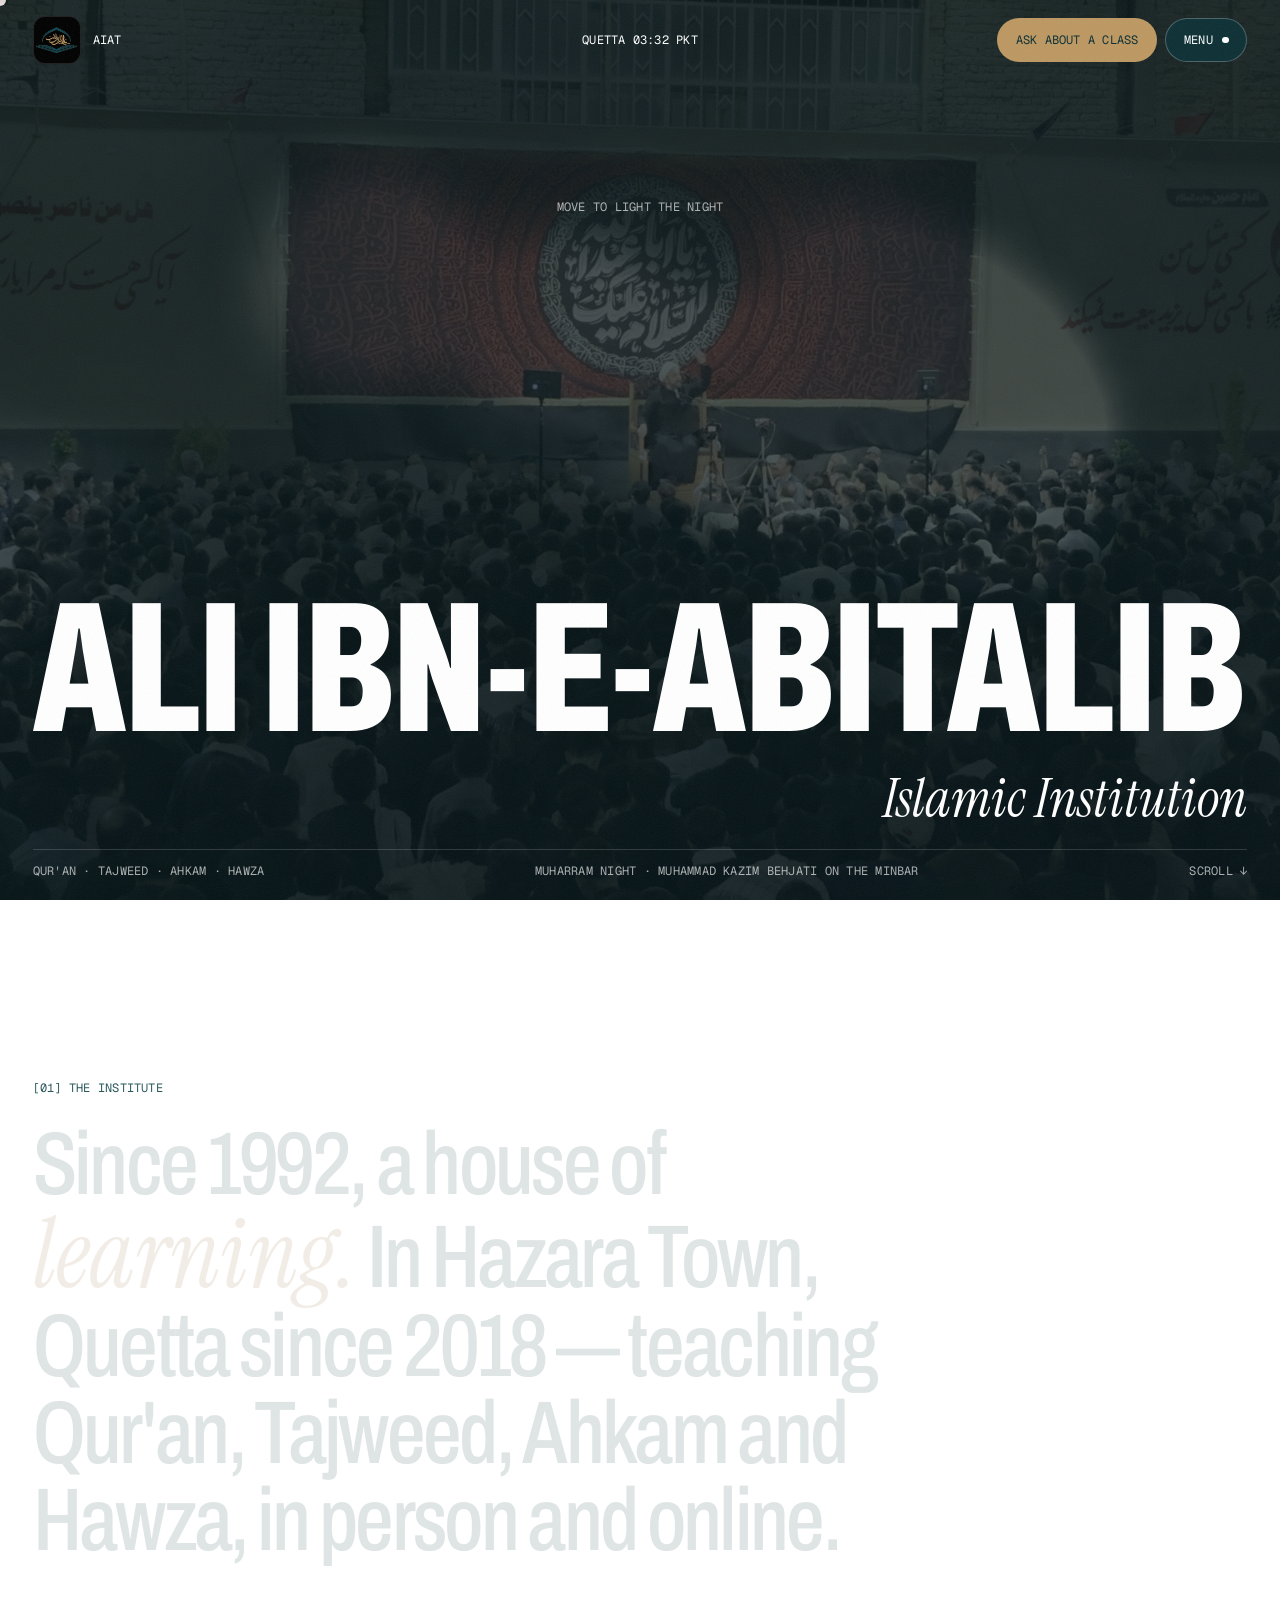
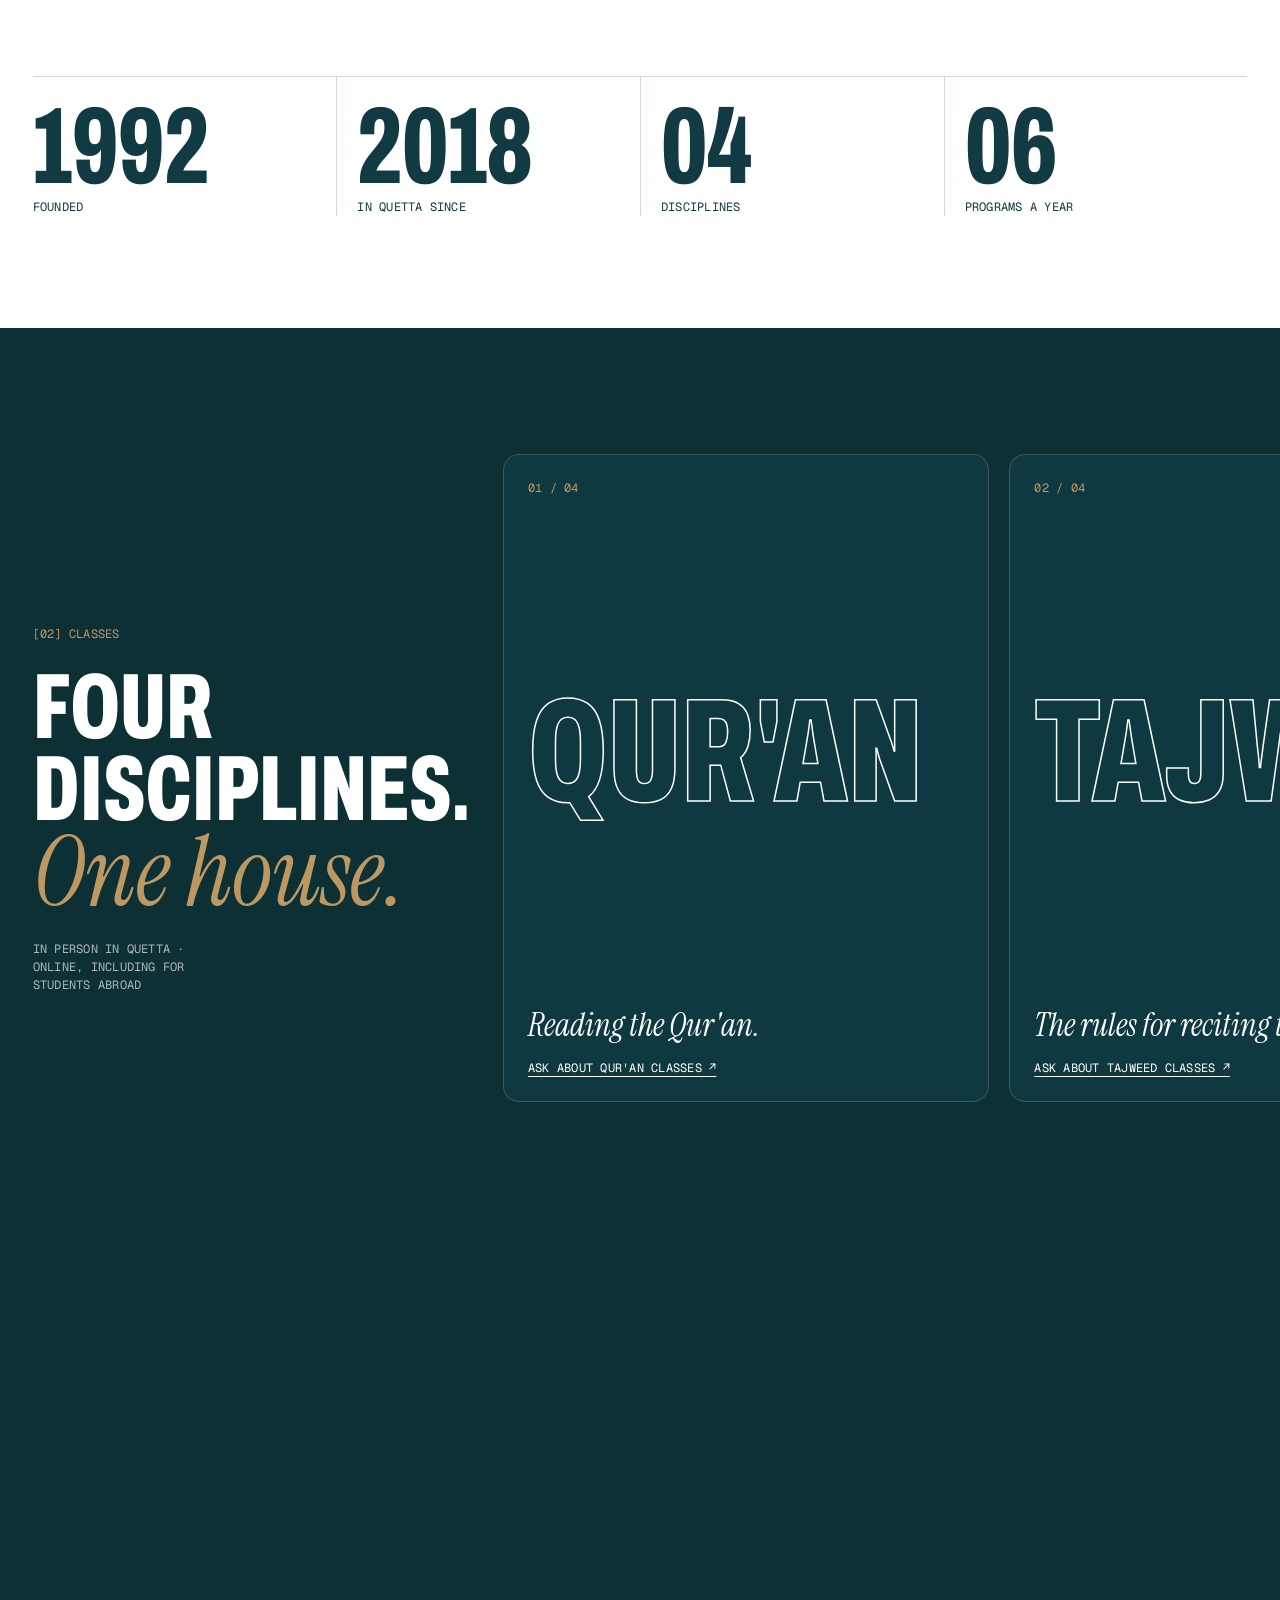
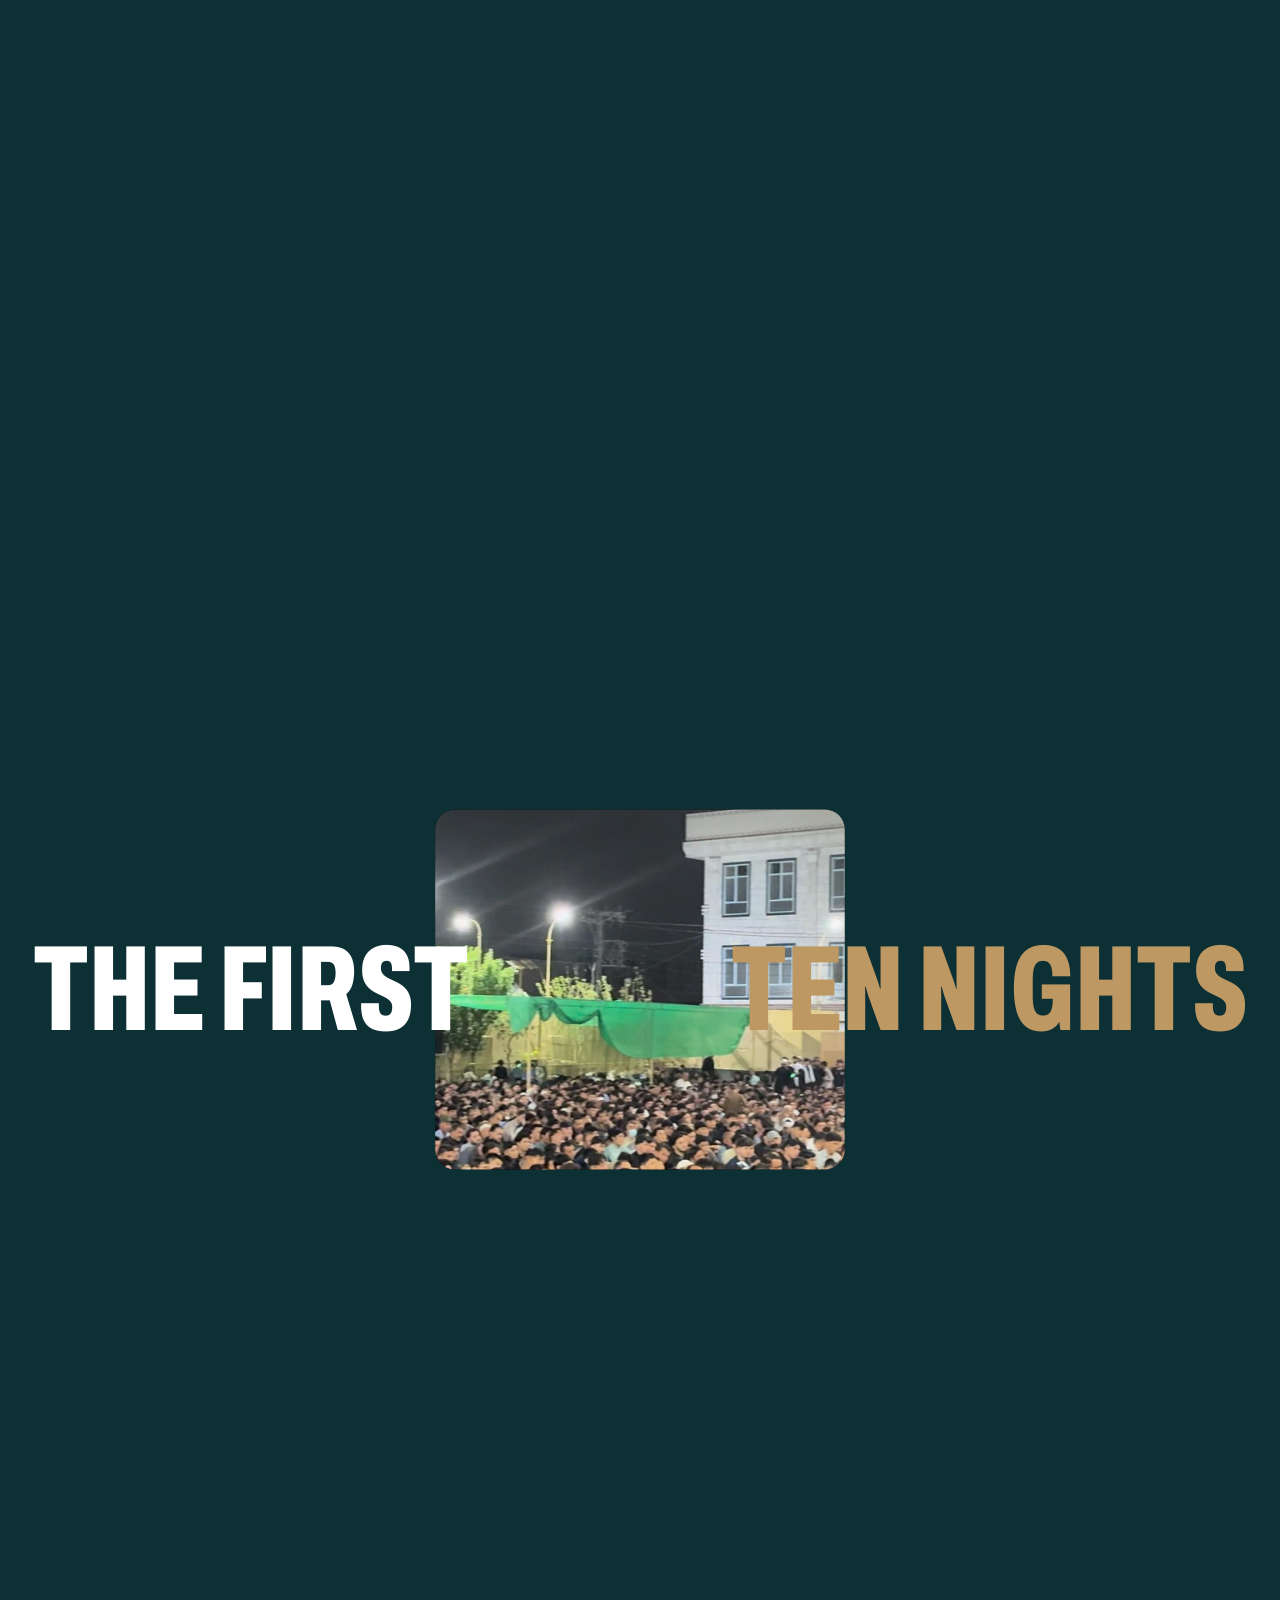
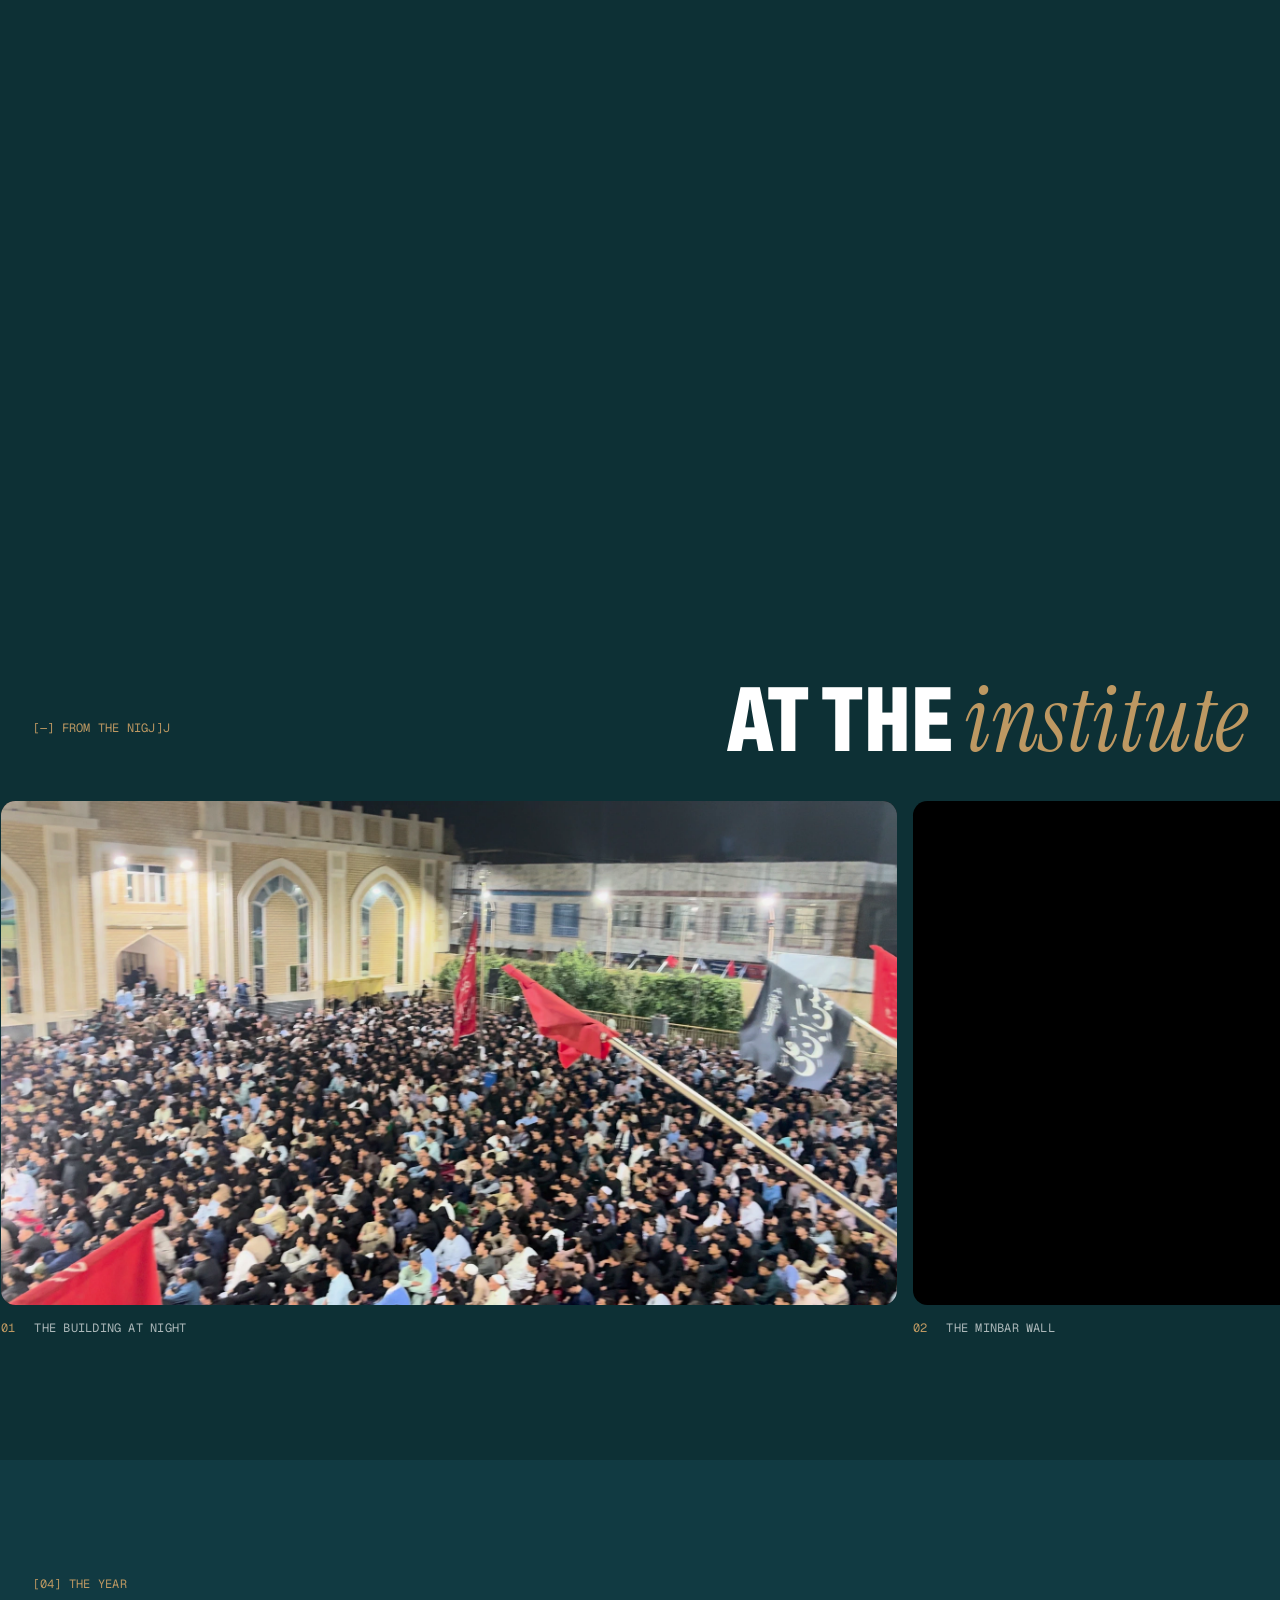
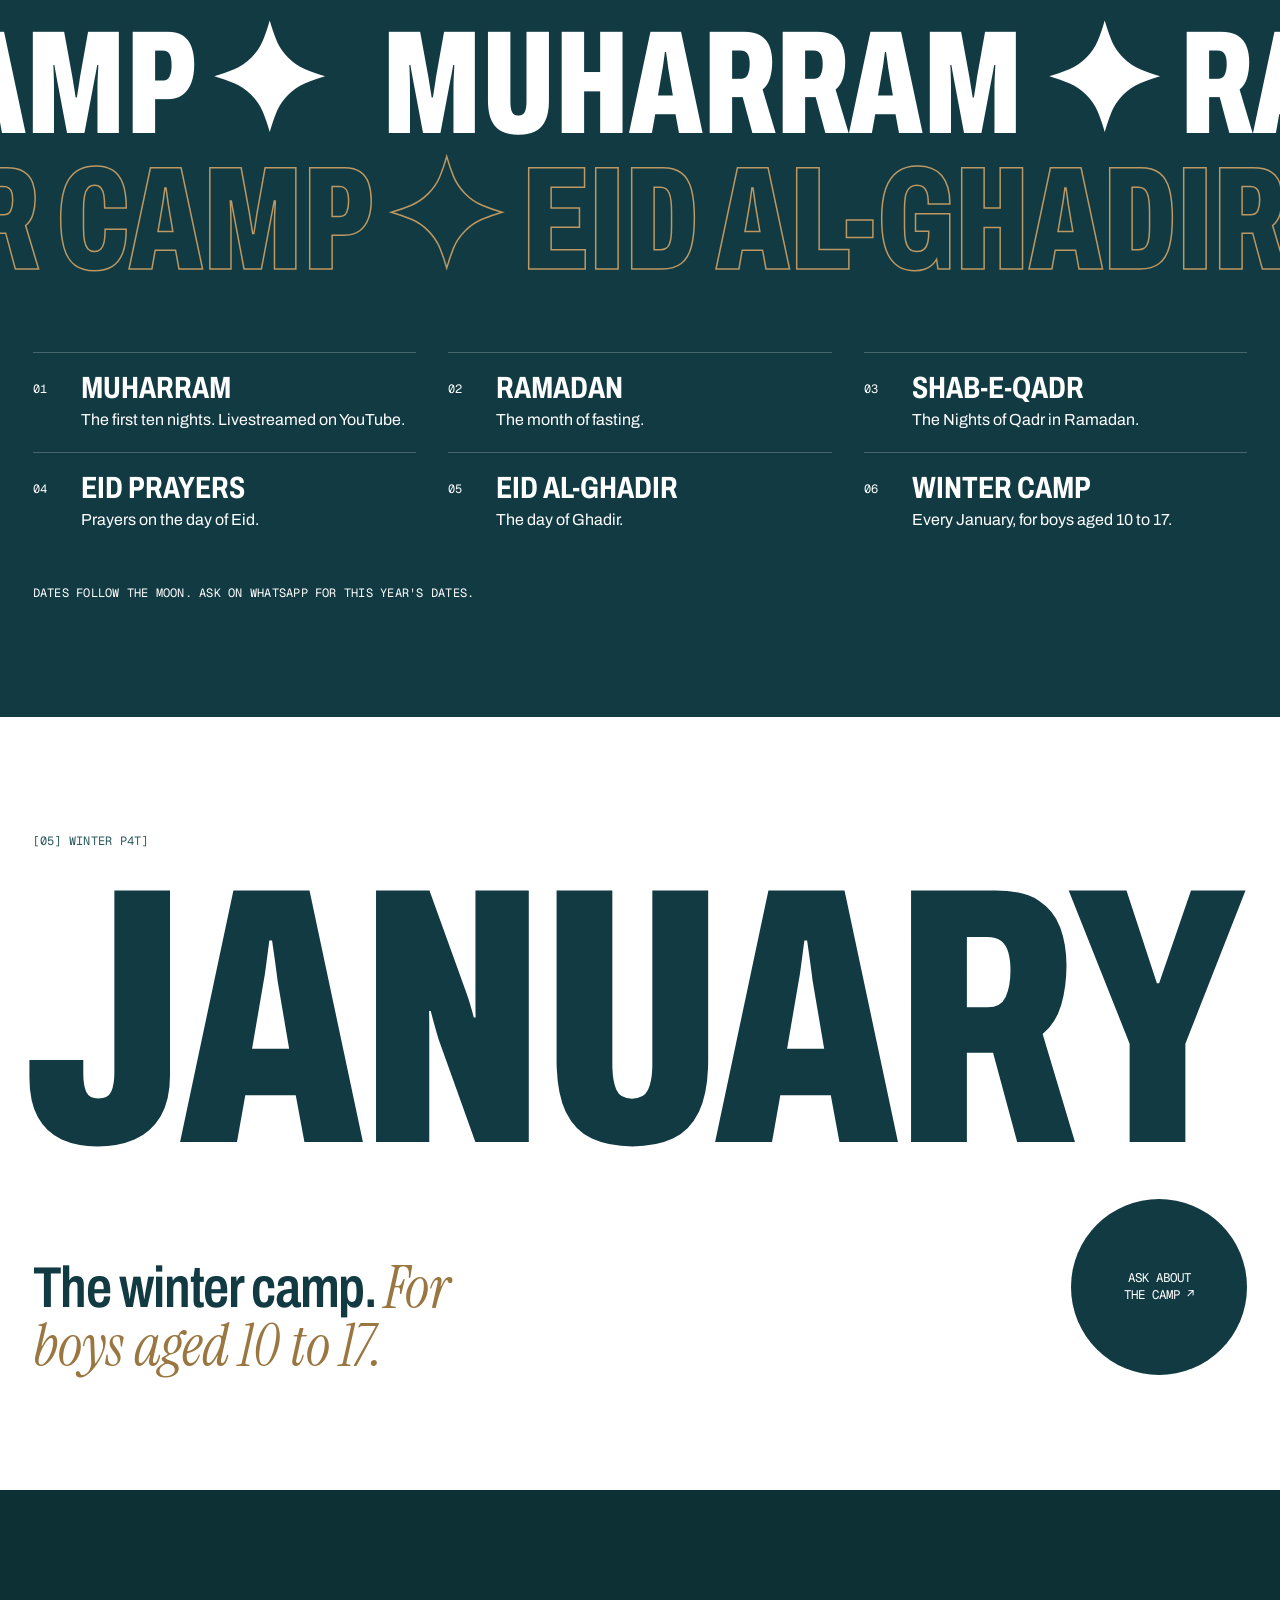
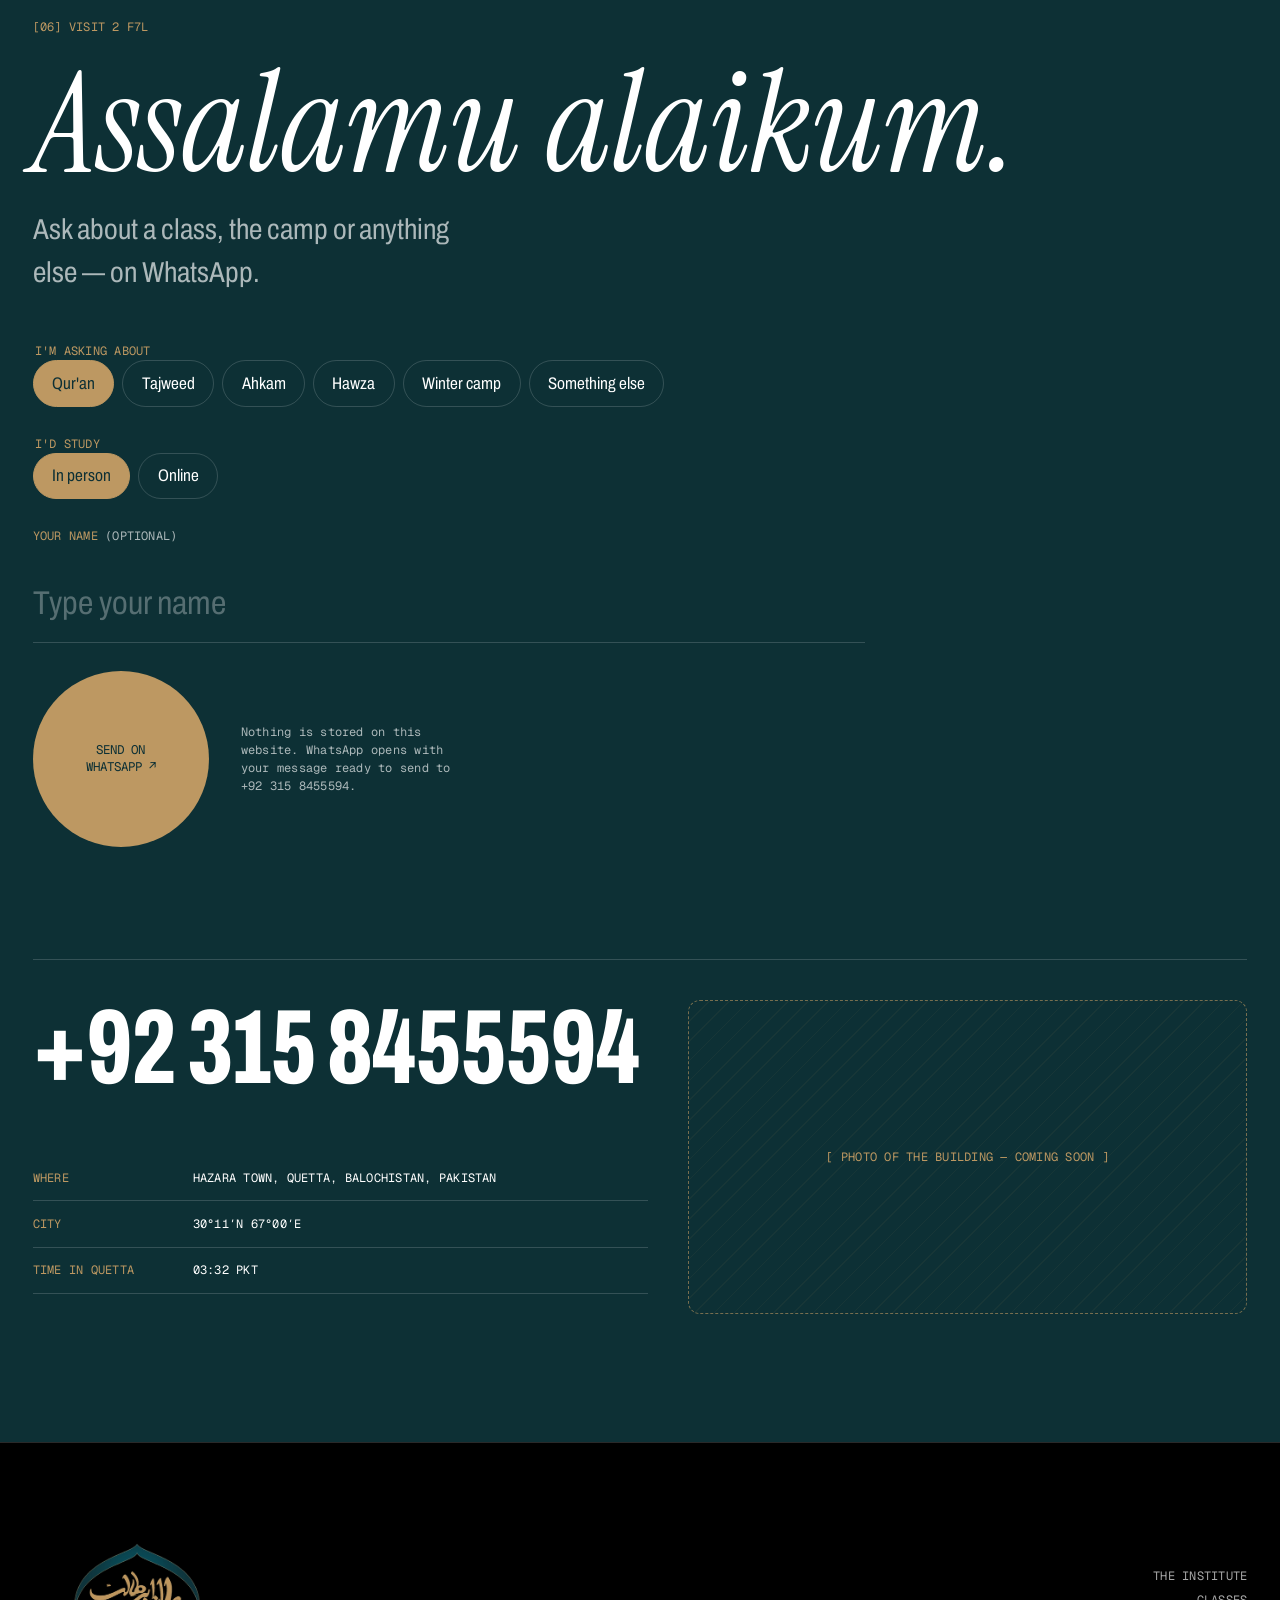
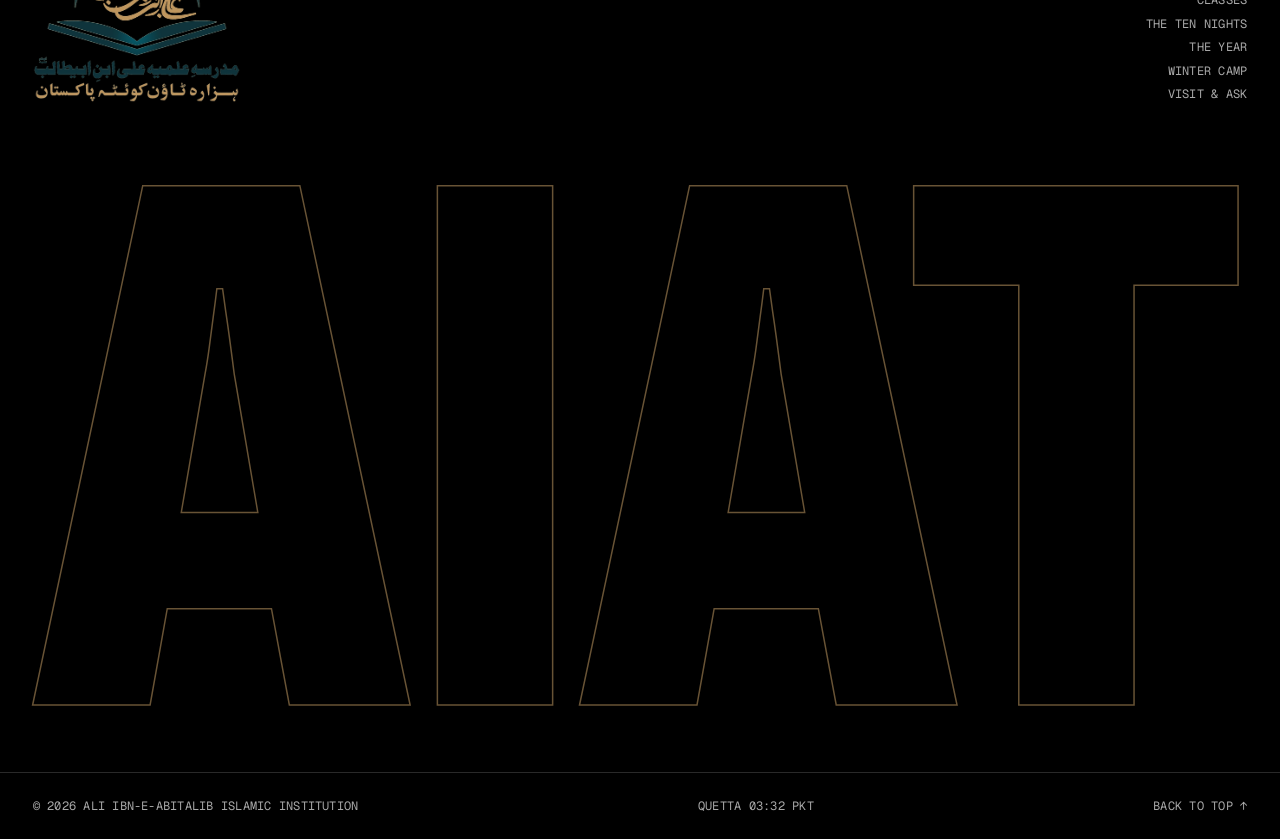
<file: index.html>
<!doctype html>
<html lang="en" class="no-js">
<head>
  <meta charset="utf-8">
  <meta name="viewport" content="width=device-width, initial-scale=1, viewport-fit=cover">
  <title>Ali Ibn-e-Abitalib Islamic Institution — Hazara Town, Quetta</title>
  <meta name="description" content="Ali Ibn-e-Abitalib Islamic Institution, Hazara Town, Quetta. Founded 1992. Qur'an, Tajweed, Ahkam and Hawza, taught in person and online. Ask about a class on WhatsApp.">
  <meta name="theme-color" content="#0D3035">
  <link rel="icon" href="assets/brand/favicon-32.png" sizes="32x32" type="image/png">
  <link rel="apple-touch-icon" href="assets/brand/favicon-180.png">
  <meta property="og:type" content="website">
  <meta property="og:title" content="Ali Ibn-e-Abitalib Islamic Institution — Quetta">
  <meta property="og:description" content="Qur'an, Tajweed, Ahkam and Hawza. Hazara Town, Quetta, and online. Founded 1992.">
  <meta property="og:image" content="assets/brand/og-image.png">
  <meta name="twitter:card" content="summary_large_image">

  <link rel="preconnect" href="https://fonts.googleapis.com">
  <link rel="preconnect" href="https://fonts.gstatic.com" crossorigin>
  <link rel="stylesheet" href="https://fonts.googleapis.com/css2?family=Archivo:wdth,wght@62..125,300..900&family=Geist+Mono:wght@400;500&family=Instrument+Serif:ital@0;1&display=swap">
  <link rel="stylesheet" href="assets/css/main.css">
  <link rel="preload" as="image" href="media/web/hero-poster-1920.webp" media="(max-width: 1279px)">
  <link rel="preload" as="image" href="media/web/hero-poster-3840.webp" media="(min-width: 1280px)">
  <script>document.documentElement.classList.replace("no-js", "js");</script>

  <script type="application/ld+json">
  {"@context":"https://schema.org","@type":"EducationalOrganization","name":"Ali Ibn-e-Abitalib Islamic Institution","alternateName":"AIAT","foundingDate":"1992","telephone":"+923158455594","address":{"@type":"PostalAddress","streetAddress":"Hazara Town","addressLocality":"Quetta","addressRegion":"Balochistan","addressCountry":"PK"}}
  </script>
</head>
<body>
<a class="skip" href="#main">Skip to content</a>

<!-- ============ Preloader ============ -->
<div class="loader" data-loader aria-hidden="true">
  <img class="loader__mark" src="assets/brand/logo-symbol-320.png" width="160" height="99" alt="">
  <p class="loader__name mono" data-scramble>Ali Ibn-e-Abitalib Islamic Institution</p>
  <p class="loader__count" data-count>000</p>
  <p class="loader__meta mono">Hazara Town, Quetta<br>Est. 1992</p>
</div>

<!-- ============ Fixed interface ============ -->
<header class="hud">
  <a class="hud__brand" href="#top" aria-label="Ali Ibn-e-Abitalib Islamic Institution, back to top">
    <span class="hud__tile"><img src="assets/brand/logo-symbol-160.png" width="44" height="27" alt=""></span>
    <span class="mono hud__short">AIAT</span>
  </a>
  <p class="hud__place mono" aria-label="Local time in Quetta">Quetta <span data-clock>--:--</span> PKT</p>
  <div class="hud__actions">
    <a class="pill pill--gold" href="#ask" data-magnetic>Ask about a class</a>
    <button class="pill" type="button" data-menu-open aria-expanded="false" aria-controls="menu">Menu <span class="pill__dot" aria-hidden="true"></span></button>
  </div>
</header>

<nav class="menu" id="menu" aria-label="Main" data-menu hidden>
  <ol class="menu__list">
    <li><a href="#institute"><span class="mono">01</span>The institute</a></li>
    <li><a href="#classes"><span class="mono">02</span>Classes</a></li>
    <li><a href="#nights"><span class="mono">03</span>The ten nights</a></li>
    <li><a href="#year"><span class="mono">04</span>The year</a></li>
    <li><a href="#camp"><span class="mono">05</span>Winter camp</a></li>
    <li><a href="#ask"><span class="mono">06</span>Visit &amp; ask</a></li>
  </ol>
  <div class="menu__foot mono">
    <a href="https://wa.me/923158455594" target="_blank" rel="noopener">WhatsApp +92 315 8455594 ↗</a>
    <span>Hazara Town, Quetta, Pakistan</span>
    <button type="button" class="pill" data-menu-close>Close</button>
  </div>
</nav>

<div class="cursor" data-cursor aria-hidden="true"><span class="cursor__label" data-cursor-label></span></div>
<div class="grain" aria-hidden="true"></div>

<main id="main">

  <!-- ============ 00 Hero: the lamp in the night ============ -->
  <section class="hero" id="top" aria-labelledby="hero-title" data-hero>
    <div class="hero__media">
      <picture>
        <source media="(min-width: 1280px)" srcset="media/web/hero-poster-3840.webp" type="image/webp">
        <source srcset="media/web/hero-poster-1920.webp" type="image/webp">
        <img class="hero__poster" src="media/web/hero-poster-1920.jpg" width="1920" height="1080" fetchpriority="high"
             alt="A Muharram night at the institute: Muhammad Kazim Behjati speaks from the minbar beneath a red calligraphy banner, facing a large seated gathering.">
      </picture>
      <video class="hero__video" muted playsinline preload="none" aria-hidden="true" tabindex="-1" data-clip="hero"></video>
      <video class="hero__video" muted playsinline preload="none" aria-hidden="true" tabindex="-1" data-clip="hero"></video>
    </div>
    <canvas class="veil" data-veil aria-hidden="true"></canvas>

    <div class="hero__ui">
      <p class="hero__hint mono" data-hint aria-hidden="true">Move to light the night</p>
      <h1 class="hero__title" id="hero-title">
        <span class="fit" data-fit><span class="line"><span>Ali Ibn-e-Abitalib</span></span></span>
        <span class="hero__sub serif"><span class="line"><span>Islamic Institution</span></span></span>
      </h1>
      <div class="hero__row mono">
        <p>Qur'an · Tajweed · Ahkam · Hawza</p>
        <p class="hero__cap">Muharram night · Muhammad Kazim Behjati on the minbar</p>
        <p>Scroll ↓</p>
      </div>
    </div>
  </section>

  <!-- ============ 01 The institute (bone) ============ -->
  <section class="statement bone" id="institute" aria-labelledby="institute-title">
    <div class="frame">
      <p class="tag mono" data-scramble>[01] The institute</p>
      <h2 class="visually-hidden" id="institute-title">The institute</h2>
      <p class="statement__text" data-words>
        Since 1992, a house of <em class="serif">learning.</em> In Hazara Town, Quetta since 2018 — teaching Qur'an, Tajweed, Ahkam and Hawza, in person and online.
      </p>
      <ul class="stats" aria-label="In brief">
        <li><span class="stats__n">1992</span><span class="mono">Founded</span></li>
        <li><span class="stats__n">2018</span><span class="mono">In Quetta since</span></li>
        <li><span class="stats__n">04</span><span class="mono">Disciplines</span></li>
        <li><span class="stats__n">06</span><span class="mono">Programs a year</span></li>
      </ul>
    </div>
  </section>

  <!-- ============ 02 Classes: horizontal on desktop ============ -->
  <section class="classes ink" id="classes" aria-labelledby="classes-title" data-classes>
    <div class="classes__pin">
      <div class="frame classes__head">
        <p class="tag mono" data-scramble>[02] Classes</p>
        <h2 class="classes__title" id="classes-title">Four disciplines.<br><em class="serif">One house.</em></h2>
        <p class="mono classes__note">In person in Quetta · Online, including for students abroad</p>
      </div>
      <ol class="track" data-track>
        <li class="card">
          <span class="card__i mono">01 / 04</span>
          <h3 class="card__word">Qur'an</h3>
          <p class="card__line serif">Reading the Qur'an.</p>
          <a class="arrow mono" href="https://wa.me/923158455594?text=Assalamu%20alaikum.%20I%20would%20like%20to%20ask%20about%20Qur'an%20classes." target="_blank" rel="noopener" data-cursor-text="Ask">Ask about Qur'an classes ↗</a>
        </li>
        <li class="card">
          <span class="card__i mono">02 / 04</span>
          <h3 class="card__word">Tajweed</h3>
          <p class="card__line serif">The rules for reciting the Qur'an correctly.</p>
          <a class="arrow mono" href="https://wa.me/923158455594?text=Assalamu%20alaikum.%20I%20would%20like%20to%20ask%20about%20Tajweed%20classes." target="_blank" rel="noopener" data-cursor-text="Ask">Ask about Tajweed classes ↗</a>
        </li>
        <li class="card">
          <span class="card__i mono">03 / 04</span>
          <h3 class="card__word">Ahkam</h3>
          <p class="card__line serif">Islamic rulings for everyday practice.</p>
          <a class="arrow mono" href="https://wa.me/923158455594?text=Assalamu%20alaikum.%20I%20would%20like%20to%20ask%20about%20Ahkam%20classes." target="_blank" rel="noopener" data-cursor-text="Ask">Ask about Ahkam classes ↗</a>
        </li>
        <li class="card">
          <span class="card__i mono">04 / 04</span>
          <h3 class="card__word">Hawza</h3>
          <p class="card__line serif">Religious studies in the seminary tradition.</p>
          <a class="arrow mono" href="https://wa.me/923158455594?text=Assalamu%20alaikum.%20I%20would%20like%20to%20ask%20about%20Hawza%20studies." target="_blank" rel="noopener" data-cursor-text="Ask">Ask about Hawza studies ↗</a>
        </li>
        <li class="card card--slot">
          <!-- Image place: a photo of a class goes here when supplied -->
          <div class="slot" role="img" aria-label="Photo of a class: coming soon"><span class="mono">[ Photo of a class — coming soon ]</span></div>
          <p class="mono card__small">For levels, days and times, ask on WhatsApp.</p>
        </li>
      </ol>
    </div>
  </section>

  <!-- ============ 03 The ten nights: the window opens ============ -->
  <section class="nights ink" id="nights" aria-labelledby="nights-title" data-nights>
    <div class="nights__pin">
      <h2 class="nights__title" id="nights-title">
        <span class="nights__a" data-split-a>The first</span>
        <span class="nights__b" data-split-b>ten nights</span>
      </h2>
      <div class="nights__window" data-window>
        <img class="nights__poster" src="media/web/nights-poster-1920.webp" width="1920" height="1080" loading="lazy" decoding="async"
             alt="The courtyard on a Muharram night, the camera moving across the gathering toward the minbar.">
        <video class="nights__video" muted playsinline loop preload="none" aria-hidden="true" tabindex="-1" data-clip="nights"></video>
      </div>
      <div class="nights__text" data-nights-text>
        <p class="tag mono">[03] Muharram</p>
        <p class="nights__line">The first ten nights of Muharram are the high point of the institute's year.</p>
        <p class="nights__line">Muhammad Kazim Behjati, head of the institute, speaks from the minbar every night.</p>
        <p class="nights__line">Every night is livestreamed on YouTube.</p>
        <ol class="ticks" aria-hidden="true"><li></li><li></li><li></li><li></li><li></li><li></li><li></li><li></li><li></li><li></li></ol>
      </div>
    </div>
  </section>

  <!-- ============ Reel: from the nights ============ -->
  <section class="reel ink" aria-labelledby="reel-title">
    <div class="frame reel__head">
      <p class="tag mono" data-scramble>[—] From the nights</p>
      <h2 class="reel__title" id="reel-title">At the <em class="serif">institute</em></h2>
    </div>
    <ul class="reel__strip" data-reel tabindex="0" aria-label="Clips from Muharram nights at the institute. Scroll sideways to see more." data-cursor-text="Drag">
      <li class="clip">
        <div class="clip__media">
          <img src="media/web/sweep-poster-1920.webp" width="1920" height="1080" loading="lazy" decoding="async" alt="The institute building at night, its arched windows lit, red and black flags over the crowd in the courtyard.">
          <video muted playsinline loop preload="none" aria-hidden="true" tabindex="-1" data-clip="sweep"></video>
        </div>
        <p class="mono clip__cap"><span>01</span> The building at night</p>
      </li>
      <li class="clip">
        <div class="clip__media">
          <img src="media/web/front-poster-1920.webp" width="1920" height="1080" loading="lazy" decoding="async" alt="The minbar wall: the red banner, Muhammad Kazim Behjati on the minbar, the gathering in front.">
          <video muted playsinline loop preload="none" aria-hidden="true" tabindex="-1" data-clip="front"></video>
        </div>
        <p class="mono clip__cap"><span>02</span> The minbar wall</p>
      </li>
      <li class="clip clip--tall">
        <div class="clip__media">
          <picture>
            <source srcset="media/web/minbar-portrait-1449.webp" type="image/webp">
            <img src="media/web/minbar-portrait-1449.jpg" width="1449" height="1932" loading="lazy" decoding="async" alt="Seen from above: Muhammad Kazim Behjati speaks from the carved wooden minbar while people sit on red carpets around him.">
          </picture>
        </div>
        <p class="mono clip__cap"><span>03</span> From above</p>
      </li>
      <li class="clip">
        <div class="clip__media">
          <img src="media/web/wide-poster-1920.webp" width="1920" height="1080" loading="lazy" decoding="async" alt="The courtyard from the side: the red banner, the speaker on the minbar and the seated crowd.">
          <video muted playsinline loop preload="none" aria-hidden="true" tabindex="-1" data-clip="wide"></video>
        </div>
        <p class="mono clip__cap"><span>04</span> The courtyard</p>
      </li>
    </ul>
  </section>

  <!-- ============ 04 The year (logo teal) ============ -->
  <section class="year teal" id="year" aria-labelledby="year-title">
    <div class="frame"><p class="tag mono" data-scramble>[04] The year</p><h2 class="visually-hidden" id="year-title">The year at the institute</h2></div>
    <div class="marquee" aria-hidden="true">
      <div class="marquee__row" data-marquee="1"><span>Muharram ✦ Ramadan ✦ Shab-e-Qadr ✦ Eid prayers ✦ Eid al-Ghadir ✦ Winter camp ✦&nbsp;</span></div>
      <div class="marquee__row marquee__row--outline" data-marquee="-1"><span>Winter camp ✦ Eid al-Ghadir ✦ Eid prayers ✦ Shab-e-Qadr ✦ Ramadan ✦ Muharram ✦&nbsp;</span></div>
    </div>
    <div class="frame">
      <ol class="programs">
        <li><span class="mono">01</span><h3>Muharram</h3><p>The first ten nights. Livestreamed on YouTube.</p></li>
        <li><span class="mono">02</span><h3>Ramadan</h3><p>The month of fasting.</p></li>
        <li><span class="mono">03</span><h3>Shab-e-Qadr</h3><p>The Nights of Qadr in Ramadan.</p></li>
        <li><span class="mono">04</span><h3>Eid prayers</h3><p>Prayers on the day of Eid.</p></li>
        <li><span class="mono">05</span><h3>Eid al-Ghadir</h3><p>The day of Ghadir.</p></li>
        <li><span class="mono">06</span><h3>Winter camp</h3><p>Every January, for boys aged 10 to 17.</p></li>
      </ol>
      <p class="mono year__note">Dates follow the moon. Ask on WhatsApp for this year's dates.</p>
    </div>
  </section>

  <!-- ============ 05 Winter camp (bone) ============ -->
  <section class="camp bone" id="camp" aria-labelledby="camp-title">
    <div class="frame">
      <p class="tag mono" data-scramble>[05] Winter camp</p>
      <p class="camp__month fit" data-fit aria-hidden="true"><span>January</span></p>
      <div class="camp__row">
        <h2 class="camp__title" id="camp-title">The winter camp. <em class="serif">For boys aged 10 to 17.</em></h2>
        <a class="round" href="https://wa.me/923158455594?text=Assalamu%20alaikum.%20I%20would%20like%20to%20ask%20about%20the%20winter%20camp." target="_blank" rel="noopener" data-magnetic data-cursor-text="Ask"><span>Ask about<br>the camp ↗</span></a>
      </div>
    </div>
  </section>

  <!-- ============ 06 Visit & ask ============ -->
  <section class="ask ink" id="ask" aria-labelledby="ask-title">
    <div class="frame">
      <p class="tag mono" data-scramble>[06] Visit &amp; ask</p>
      <h2 class="ask__hello serif" id="ask-title">Assalamu alaikum.</h2>
      <p class="ask__lead">Ask about a class, the camp or anything else — on WhatsApp.</p>

      <form class="composer" data-composer novalidate aria-label="Write a WhatsApp message to the institute">
        <fieldset>
          <legend class="mono">I'm asking about</legend>
          <div class="chips">
            <input type="radio" name="about" id="a1" value="Qur'an classes" checked><label for="a1">Qur'an</label>
            <input type="radio" name="about" id="a2" value="Tajweed classes"><label for="a2">Tajweed</label>
            <input type="radio" name="about" id="a3" value="Ahkam classes"><label for="a3">Ahkam</label>
            <input type="radio" name="about" id="a4" value="Hawza studies"><label for="a4">Hawza</label>
            <input type="radio" name="about" id="a5" value="the winter camp"><label for="a5">Winter camp</label>
            <input type="radio" name="about" id="a6" value="something else"><label for="a6">Something else</label>
          </div>
        </fieldset>
        <fieldset>
          <legend class="mono">I'd study</legend>
          <div class="chips">
            <input type="radio" name="mode" id="m1" value="in person in Quetta" checked><label for="m1">In person</label>
            <input type="radio" name="mode" id="m2" value="online"><label for="m2">Online</label>
          </div>
        </fieldset>
        <label class="mono composer__label" for="c-name">Your name <span class="opt">(optional)</span></label>
        <input class="composer__input" id="c-name" name="name" autocomplete="name" placeholder="Type your name">
        <div class="composer__send">
          <button class="round round--gold" type="submit" data-magnetic data-cursor-text="Send"><span>Send on<br>WhatsApp ↗</span></button>
          <p class="mono composer__privacy">Nothing is stored on this website. WhatsApp opens with your message ready to send to +92 315 8455594.</p>
        </div>
        <p class="composer__status mono" data-status role="status" hidden></p>
      </form>

      <div class="visit">
        <a class="visit__number" href="https://wa.me/923158455594" target="_blank" rel="noopener" data-cursor-text="Chat">+92 315 8455594</a>
        <dl class="visit__list mono">
          <div><dt>Where</dt><dd>Hazara Town, Quetta, Balochistan, Pakistan</dd></div>
          <div><dt>City</dt><dd>30°11′N 67°00′E</dd></div>
          <div><dt>Time in Quetta</dt><dd><span data-clock>--:--</span> PKT</dd></div>
        </dl>
        <!-- Image place: the daytime photo of the building goes here when supplied -->
        <div class="slot slot--wide" role="img" aria-label="Photo of the building: coming soon"><span class="mono">[ Photo of the building — coming soon ]</span></div>
      </div>
    </div>
  </section>
</main>

<footer class="foot ink">
  <div class="frame foot__top">
    <img class="foot__logo" src="assets/brand/logo-lockup-480.png" srcset="assets/brand/logo-lockup-480.png 1x, assets/brand/logo-lockup-960.png 2x" width="240" height="185" loading="lazy" decoding="async"
         alt="Logo of Ali Ibn-e-Abitalib Islamic Institution: a dome over an open book, the name in Arabic calligraphy and Urdu.">
    <ul class="foot__nav mono">
      <li><a href="#institute">The institute</a></li>
      <li><a href="#classes">Classes</a></li>
      <li><a href="#nights">The ten nights</a></li>
      <li><a href="#year">The year</a></li>
      <li><a href="#camp">Winter camp</a></li>
      <li><a href="#ask">Visit &amp; ask</a></li>
    </ul>
  </div>
  <p class="foot__word fit" data-fit aria-hidden="true"><span>AIAT</span></p>
  <div class="frame foot__base mono">
    <span>© 2026 Ali Ibn-e-Abitalib Islamic Institution</span>
    <span>Quetta <span data-clock>--:--</span> PKT</span>
    <a href="#top">Back to top ↑</a>
  </div>
</footer>

<script src="assets/js/config.js"></script>
<script src="assets/js/vendor/gsap.min.js" defer></script>
<script src="assets/js/vendor/ScrollTrigger.min.js" defer></script>
<script src="assets/js/vendor/lenis.min.js" defer></script>
<script src="assets/js/veil.js" defer></script>
<script src="assets/js/app.js" defer></script>
</body>
</html>
</file>
<file: assets/css/main.css>
/* ==========================================================================
   Ali Ibn-e-Abitalib Islamic Institution — main.css
   An editorial, cinematic site in chapters, in the colours of the
   institute's logo: deep blue-green, white and gold.
   Archivo (condensed display) · Geist Mono (interface) · Instrument Serif (voice)
   ========================================================================== */

:root {
  /* Colours taken from the institute's logo */
  --teal: #113A42;            /* the dome and the book */
  --teal-deep: #0D3035;       /* the darkest teal in the logo: dark sections */
  --teal-soft: #2B595D;       /* the teal highlight in the logo */
  --aqua: #DFF1F5;            /* the pale blue-green of the logo's background */
  --gold: #BD9862;            /* the calligraphy */
  --gold-deep: #9A7640;       /* deeper gold for large text on white */
  --white: #FFFFFF;
  --black: #000000;           /* only behind the logo */
  --white-dim: rgba(255, 255, 255, 0.66);
  --line-d: rgba(255, 255, 255, 0.16);
  --line-l: rgba(17, 58, 66, 0.18);

  --display: "Archivo", "Arial Narrow", "Helvetica Neue", Arial, sans-serif;
  --mono: "Geist Mono", ui-monospace, "SFMono-Regular", Menlo, Consolas, monospace;
  --serif: "Instrument Serif", "Iowan Old Style", Georgia, serif;

  --pad: clamp(1rem, 0.6rem + 1.8vw, 2.5rem);
  --ease: cubic-bezier(0.7, 0, 0.2, 1);
  --ease-out: cubic-bezier(0.16, 1, 0.3, 1);
  color-scheme: dark;
}

/* ---- Base ---------------------------------------------------------------- */
*, *::before, *::after { box-sizing: border-box; }
* { margin: 0; }
ul, ol { padding: 0; list-style: none; }
html { -webkit-text-size-adjust: 100%; text-size-adjust: 100%; }
html.lenis, html.lenis body { height: auto; }
.lenis.lenis-smooth { scroll-behavior: auto !important; }
body { background: var(--teal-deep); color: var(--white); font-family: var(--display); font-size: 1.0625rem; line-height: 1.5; -webkit-font-smoothing: antialiased; overflow-x: clip; }
img, video, canvas, svg { display: block; max-width: 100%; }
a { color: inherit; }
button { font: inherit; color: inherit; cursor: pointer; }
:focus-visible { outline: 2px solid var(--gold); outline-offset: 3px; }
[hidden] { display: none !important; }
.visually-hidden { position: absolute !important; width: 1px; height: 1px; overflow: hidden; clip: rect(0 0 0 0); white-space: nowrap; }
.skip { position: fixed; left: 1rem; top: -5rem; z-index: 200; background: var(--gold); color: var(--teal-deep); padding: 0.75rem 1rem; }
.skip:focus { top: 1rem; }

.mono { font-family: var(--mono); font-size: 0.75rem; font-weight: 400; letter-spacing: 0.02em; text-transform: uppercase; line-height: 1.5; }
.serif, em.serif { font-family: var(--serif); font-style: italic; font-weight: 400; text-transform: none; letter-spacing: 0; }
.frame { padding-inline: var(--pad); }
.tag { color: var(--gold); margin-bottom: 1.5rem; }
.teal .tag { color: var(--gold); }
.bone { background: var(--white); color: var(--teal); --line: var(--line-l); }
.ink { background: var(--teal-deep); color: var(--white); --line: var(--line-d); }
.teal { background: var(--teal); color: var(--white); --line: rgba(255, 255, 255, 0.22); }
.bone :focus-visible { outline-color: var(--teal); }
.bone .tag { color: var(--teal-soft); opacity: 1; }

/* Text that is sized to fill the full width (set by app.js) */
.fit { display: block; white-space: nowrap; font-family: var(--display); font-variation-settings: "wdth" 62; font-weight: 800; text-transform: uppercase; line-height: 0.8; letter-spacing: -0.01em; font-size: 16vw; }

/* Masked line reveal: the inner span rises into view */
.line { display: block; overflow: hidden; padding-bottom: 0.04em; }
.line > span { display: block; }
.fit .line > span, .fit > span { display: inline-block; }
.js.motion .line > span { transform: translateY(105%); transition: transform 1.2s var(--ease-out); }
.js.motion .is-in .line > span, .js.motion .line.is-in > span { transform: none; }

/* ---- Preloader ----------------------------------------------------------- */
.loader { position: fixed; inset: 0; z-index: 150; background: var(--black); color: var(--white); display: grid; grid-template-rows: 1fr auto; padding: var(--pad); clip-path: inset(0 0 0 0); transition: clip-path 1.1s var(--ease); }
.no-js .loader { display: none; }
/* Safety net: if the script never runs, the loader lifts by itself */
.js .loader { animation: loader-failsafe 0.01s 7s forwards; }
@keyframes loader-failsafe { to { clip-path: inset(0 0 100% 0); visibility: hidden; } }
.loader.is-done { clip-path: inset(0 0 100% 0); pointer-events: none; }
.loader__mark { position: absolute; left: 50%; top: 42%; translate: -50% -50%; width: 10rem; height: auto; }
.loader__name { position: absolute; left: 50%; top: calc(42% + 5.5rem); translate: -50% 0; color: var(--white-dim); white-space: nowrap; }
.loader__count { color: var(--gold); grid-row: 2; align-self: end; font-variation-settings: "wdth" 62; font-weight: 800; font-size: clamp(6rem, 22vw, 20rem); line-height: 0.78; font-variant-numeric: tabular-nums; }
.loader__meta { position: absolute; right: var(--pad); bottom: var(--pad); text-align: right; color: var(--white-dim); }

/* ---- Fixed interface ----------------------------------------------------- */
.hud { position: fixed; top: env(safe-area-inset-top, 0px); left: 0; right: 0; z-index: 60; display: grid; grid-template-columns: 1fr auto 1fr; align-items: center; gap: 1rem; padding: 1rem var(--pad); pointer-events: none; }
.hud > * { pointer-events: auto; }
.hud__brand { display: flex; align-items: center; gap: 0.75rem; text-decoration: none; justify-self: start; }
.hud__tile { width: 3rem; height: 3rem; border-radius: 0.75rem; background: #000; display: grid; place-items: center; border: 1px solid rgba(255, 255, 255, 0.12); }
.hud__tile img { width: 2.6rem; height: auto; }
.hud__short, .hud__place { color: var(--white); transition: color 0.3s; }
/* The top bar adapts to the section beneath it (set by app.js) */
[data-hud="bone"] .hud__short, [data-hud="bone"] .hud__place { color: var(--teal); }
[data-hud="bone"] .pill { border-color: var(--line-l); }
[data-hud="bone"] .pill:not(.pill--gold) { background: var(--teal); color: var(--white); }
.hud__place { justify-self: center; }
.hud__actions { justify-self: end; display: flex; gap: 0.5rem; }
@media (max-width: 720px) { .hud__place, .hud__short { display: none; } .hud { grid-template-columns: auto 1fr; } }
@media (max-width: 420px) { .hud .pill--gold { display: none; } }

.pill { display: inline-flex; align-items: center; gap: 0.6rem; height: 2.75rem; padding: 0 1.1rem; border-radius: 999px; background: var(--teal-deep); color: var(--white); border: 1px solid rgba(255, 255, 255, 0.25); font-family: var(--mono); font-size: 0.75rem; text-transform: uppercase; letter-spacing: 0.02em; text-decoration: none; white-space: nowrap; transition: background-color 0.3s, color 0.3s; }
.pill:hover { background: var(--white); color: var(--teal-deep); }
.pill--gold { background: var(--gold); color: var(--teal-deep); border-color: transparent; }
.pill--gold:hover { background: var(--white); color: var(--teal); }
.pill__dot { width: 0.4rem; height: 0.4rem; border-radius: 50%; background: currentColor; }

/* ---- Menu ---------------------------------------------------------------- */
.menu { position: fixed; inset: 0; z-index: 55; background: var(--teal-deep); display: grid; grid-template-rows: 1fr auto; padding: 6rem var(--pad) var(--pad); clip-path: inset(0 0 100% 0); transition: clip-path 0.8s var(--ease); }
.menu.is-open { clip-path: inset(0 0 0 0); }
.menu__list { align-self: center; }
.menu__list a { display: flex; align-items: baseline; gap: 1.25rem; padding-block: 0.15em; text-decoration: none; font-variation-settings: "wdth" 62; font-weight: 800; text-transform: uppercase; font-size: min(9vh, 12.5vw, 7.5rem); line-height: 0.92; border-bottom: 1px solid var(--line-d); transition: color 0.25s; }
.menu__list a:hover, .menu__list a:focus-visible { color: var(--gold); }
.menu__list .mono { color: var(--gold); align-self: flex-start; margin-top: 0.6em; }
.menu__foot { display: flex; flex-wrap: wrap; gap: 1rem 2rem; align-items: center; justify-content: space-between; color: var(--white-dim); padding-top: 1.5rem; }

/* ---- Cursor and grain ---------------------------------------------------- */
.cursor { display: none; }
@media (hover: hover) and (pointer: fine) {
  .js.motion .cursor { display: grid; place-items: center; position: fixed; left: 0; top: 0; z-index: 120; width: 0.75rem; height: 0.75rem; margin: -0.375rem 0 0 -0.375rem; border-radius: 50%; background: var(--white); mix-blend-mode: difference; pointer-events: none; transition: width 0.35s var(--ease-out), height 0.35s var(--ease-out), margin 0.35s var(--ease-out), background-color 0.35s; }
  .js.motion .cursor.has-label { width: 5.5rem; height: 5.5rem; margin: -2.75rem 0 0 -2.75rem; background: var(--gold); mix-blend-mode: normal; }
.cursor.has-label .cursor__label { color: var(--teal-deep); }
}
.cursor__label { font-family: var(--mono); font-size: 0.7rem; text-transform: uppercase; color: var(--white); opacity: 0; transition: opacity 0.2s; }
.cursor.has-label .cursor__label { opacity: 1; }
.grain { position: fixed; inset: 0; z-index: 110; pointer-events: none; opacity: 0.06; background-image: url("data:image/svg+xml,%3Csvg xmlns='http://www.w3.org/2000/svg' width='160' height='160'%3E%3Cfilter id='n'%3E%3CfeTurbulence type='fractalNoise' baseFrequency='0.9' numOctaves='2' stitchTiles='stitch'/%3E%3C/filter%3E%3Crect width='100%25' height='100%25' filter='url(%23n)'/%3E%3C/svg%3E"); }

/* ---- 00 Hero ------------------------------------------------------------- */
.hero { position: relative; height: 100svh; min-height: 34rem; overflow: hidden; background: var(--teal-deep); }
.hero__media, .hero__media picture, .hero__poster, .hero__video, .veil { position: absolute; inset: 0; width: 100%; height: 100%; }
.hero__poster, .hero__video { object-fit: cover; object-position: 50% 38%; }
.hero__video { opacity: 0; transition: opacity 0.6s linear; }
.hero__video.is-on { opacity: 1; }
.veil { pointer-events: none; }
/* Without WebGL: a fixed soft shade so the title stays readable */
.hero:not(.has-veil) .hero__media::after { content: ""; position: absolute; inset: 0; background: radial-gradient(120% 80% at 50% 35%, rgba(0,0,0,0) 30%, rgba(0,0,0,0.65) 100%), linear-gradient(to top, rgba(0,0,0,0.85), rgba(0,0,0,0) 45%); }
.hero__ui { position: absolute; inset: 0; display: grid; grid-template-columns: minmax(0, 1fr); align-content: end; padding: 0 var(--pad) 1.25rem; pointer-events: none; }
.hero__ui a { pointer-events: auto; }
.hero__hint { position: absolute; left: 50%; top: 22%; translate: -50% 0; color: var(--white-dim); transition: opacity 0.8s; }
.hero__hint.is-gone { opacity: 0; }
.hero__title { color: var(--white); }
.hero__title .fit { font-size: 15vw; }
.hero__sub { display: block; text-align: right; font-size: clamp(1.75rem, 1rem + 3vw, 4.25rem); line-height: 1; margin-top: 0.15em; }
.hero__row { display: flex; flex-wrap: wrap; justify-content: space-between; gap: 0.5rem 2rem; margin-top: 1.25rem; padding-top: 0.75rem; border-top: 1px solid var(--line-d); color: var(--white-dim); }
@media (max-width: 720px) { .hero__cap { display: none; } }

/* ---- 01 The institute ---------------------------------------------------- */
.statement { padding-block: clamp(6rem, 4rem + 9vw, 13rem) clamp(4rem, 3rem + 5vw, 8rem); }
.statement__text { font-variation-settings: "wdth" 72; font-weight: 500; font-size: clamp(2.3rem, 0.6rem + 6.2vw, 8.75rem); line-height: 0.98; letter-spacing: -0.03em; max-width: 24ch; }
.statement__text em { color: var(--gold-deep); font-size: 1.08em; }
.js.motion .statement__text .w { opacity: 0.13; transition: opacity 0.4s; }
.js.motion .statement__text .w.is-lit { opacity: 1; }
.stats { display: grid; grid-template-columns: repeat(2, minmax(0, 1fr)); margin-top: clamp(4rem, 3rem + 5vw, 8rem); border-top: 1px solid var(--line); }
.stats li { display: grid; gap: 0.25rem; padding: 1.5rem 1rem 0 0; }
.stats__n { font-variation-settings: "wdth" 62; font-weight: 800; font-size: clamp(3.5rem, 2rem + 6vw, 8rem); line-height: 0.85; }
@media (min-width: 900px) { .stats { grid-template-columns: repeat(4, minmax(0, 1fr)); } .stats li + li { border-left: 1px solid var(--line); padding-left: 1.25rem; } }

/* ---- 02 Classes ---------------------------------------------------------- */
.classes { padding-block: clamp(5rem, 4rem + 5vw, 9rem); }
.classes__title { font-variation-settings: "wdth" 62; font-weight: 800; text-transform: uppercase; font-size: clamp(3rem, 1.8rem + 5vw, 7rem); line-height: 0.88; }
.classes__title em { color: var(--gold); font-size: 1.05em; }
.classes__note { color: var(--white-dim); margin-top: 1.5rem; max-width: 28ch; }
.track { display: grid; gap: 1rem; padding-inline: var(--pad); margin-top: 3rem; }
.card { position: relative; display: grid; grid-template-rows: auto 1fr auto auto; gap: 1rem; min-height: 26rem; padding: 1.5rem; background: #0F3940; border: 1px solid var(--line-d); border-radius: 1rem; overflow: hidden; }
.card__i { color: var(--gold); }
.card__word { align-self: center; font-variation-settings: "wdth" 62; font-weight: 800; text-transform: uppercase; font-size: clamp(4.5rem, 2rem + 9vw, 11rem); line-height: 0.82; color: transparent; -webkit-text-stroke: 1.5px var(--white); transition: color 0.5s var(--ease-out), -webkit-text-stroke-color 0.5s; }
.card:hover .card__word, .card:focus-within .card__word, .card.is-active .card__word { color: var(--gold); -webkit-text-stroke-color: var(--gold); }
.card__line { font-size: clamp(1.5rem, 1.2rem + 1vw, 2.25rem); line-height: 1.1; }
.arrow { justify-self: start; color: var(--white); text-underline-offset: 0.35em; }
.arrow:hover { color: var(--gold); }
.card--slot { grid-template-rows: 1fr auto; }
.card__small { color: var(--white-dim); }
.slot { display: grid; place-items: center; min-height: 14rem; border: 1px dashed rgba(190, 152, 97, 0.6); border-radius: 0.75rem; background: repeating-linear-gradient(135deg, rgba(190, 152, 97, 0.06) 0 1px, transparent 1px 14px); color: var(--gold); text-align: center; padding: 1rem; }
.slot--wide { aspect-ratio: 16 / 9; min-height: 0; }

/* Desktop + motion: cards travel sideways while the section is pinned */
@media (min-width: 1000px) {
  .js.motion .classes { padding: 0; }
  .js.motion .classes__pin { height: 100svh; display: flex; align-items: center; overflow: hidden; }
  .js.motion .classes__head { flex: 0 0 32vw; padding-top: 4rem; }
  .js.motion .track { display: flex; gap: 1.25rem; margin: 0; padding: 0 var(--pad) 0 0; will-change: transform; }
  .js.motion .card { flex: 0 0 min(38vw, 40rem); height: min(72svh, 44rem); min-height: 0; }
}

/* ---- 03 The ten nights --------------------------------------------------- */
.nights { padding-block: clamp(5rem, 4rem + 5vw, 9rem); }
.nights__pin { display: grid; gap: 2rem; padding-inline: var(--pad); }
.nights__title { font-variation-settings: "wdth" 62; font-weight: 800; text-transform: uppercase; font-size: clamp(3.75rem, 1rem + 13vw, 17rem); line-height: 0.82; display: grid; }
.nights__b { color: var(--gold); }
.nights__window { position: relative; aspect-ratio: 16 / 9; border-radius: 1rem; overflow: hidden; background: #000; }
.nights__poster, .nights__video { position: absolute; inset: 0; width: 100%; height: 100%; object-fit: cover; }
.nights__video { opacity: 0; transition: opacity 0.6s; }
.nights__video.is-on { opacity: 1; }
.nights__text { display: grid; gap: 1rem; max-width: 34rem; }
.nights__line { font-variation-settings: "wdth" 80; font-weight: 500; font-size: clamp(1.5rem, 1.1rem + 1.4vw, 2.5rem); line-height: 1.08; letter-spacing: -0.01em; }
.ticks { display: flex; gap: 0.35rem; margin-top: 0.75rem; }
.ticks li { flex: 1; height: 3px; background: var(--line-d); }
.ticks li.is-on { background: var(--gold); }

@media (min-width: 1000px) {
  .js.motion .nights { padding: 0; }
  .js.motion .nights__pin { position: relative; height: 100svh; display: block; padding: 0; overflow: hidden; }
  .js.motion .nights__window { position: absolute; inset: 0; aspect-ratio: auto; border-radius: 0; clip-path: inset(30% 34% 30% 34% round 1.25rem); will-change: clip-path; }
  .js.motion .nights__window::after { content: ""; position: absolute; inset: 0; background: linear-gradient(to right, rgba(0,0,0,0.78), rgba(0,0,0,0.25) 45%, rgba(0,0,0,0) 70%); opacity: var(--shade, 0); }
  .js.motion .nights__title { position: absolute; inset: 0; display: flex; justify-content: space-between; align-items: center; padding-inline: var(--pad); z-index: 2; pointer-events: none; font-size: clamp(5rem, 9.5vw, 12rem); }
  .js.motion .nights__text { position: absolute; left: var(--pad); bottom: 3rem; z-index: 3; }
  .js.motion .nights__text > * { opacity: 0; transform: translateY(1rem); transition: opacity 0.6s var(--ease-out), transform 0.6s var(--ease-out); }
  .js.motion .nights__text > .is-in { opacity: 1; transform: none; }
}

/* ---- Reel ---------------------------------------------------------------- */
.reel { padding-block: clamp(4rem, 3rem + 4vw, 8rem); }
.reel__head { display: flex; flex-wrap: wrap; justify-content: space-between; align-items: end; gap: 1rem; }
.reel__title { font-variation-settings: "wdth" 62; font-weight: 800; text-transform: uppercase; font-size: clamp(3rem, 1.8rem + 5vw, 7rem); line-height: 0.88; }
.reel__title em { color: var(--gold); }
.reel__strip { display: flex; gap: 1rem; overflow-x: auto; overscroll-behavior-x: contain; scroll-snap-type: x mandatory; padding: 2.5rem var(--pad) 1rem; scrollbar-width: none; cursor: grab; }
.reel__strip::-webkit-scrollbar { display: none; }
.reel__strip.is-dragging { cursor: grabbing; scroll-snap-type: none; }
.clip { flex: 0 0 min(82vw, 56rem); scroll-snap-align: start; }
.clip--tall { flex-basis: min(58vw, 24rem); }
.clip__media { position: relative; aspect-ratio: 16 / 9; border-radius: 0.9rem; overflow: hidden; background: #000; }
.clip--tall .clip__media { aspect-ratio: 3 / 4; }
.clip__media img, .clip__media picture, .clip__media video { position: absolute; inset: 0; width: 100%; height: 100%; object-fit: cover; }
.clip__media video { opacity: 0; transition: opacity 0.6s; }
.clip__media video.is-on { opacity: 1; }
.clip__cap { margin-top: 0.85rem; color: var(--white-dim); }
.clip__cap span { color: var(--gold); margin-right: 0.75rem; }
.clip__media img, .clip__media video { user-select: none; -webkit-user-drag: none; }

/* ---- 04 The year --------------------------------------------------------- */
.year { padding-block: clamp(5rem, 4rem + 4vw, 8rem); overflow: hidden; }
.marquee { margin-block: 1rem 4rem; }
.marquee__row { display: flex; width: max-content; white-space: nowrap; font-variation-settings: "wdth" 62; font-weight: 800; text-transform: uppercase; font-size: clamp(4rem, 2rem + 9vw, 12rem); line-height: 0.92; will-change: transform; }
.marquee__row span { padding-right: 0.25em; }
.marquee__row--outline { color: transparent; -webkit-text-stroke: 1.5px var(--gold); }
.programs { display: grid; gap: 0 2rem; }
@media (min-width: 700px) { .programs { grid-template-columns: repeat(2, minmax(0, 1fr)); } }
@media (min-width: 1100px) { .programs { grid-template-columns: repeat(3, minmax(0, 1fr)); } }
.programs li { display: grid; grid-template-columns: 2.5rem 1fr; gap: 0.25rem 0.5rem; padding-block: 1.25rem; border-top: 1px solid var(--line); }
.programs .mono { grid-row: span 2; padding-top: 0.45rem; }
.programs h3 { font-variation-settings: "wdth" 75; font-weight: 700; text-transform: uppercase; font-size: clamp(1.5rem, 1.2rem + 0.9vw, 2.1rem); line-height: 1; }
.programs p { font-size: 1rem; }
.year__note { margin-top: 2rem; }

/* ---- 05 Winter camp ------------------------------------------------------ */
.camp { padding-block: clamp(5rem, 4rem + 4vw, 9rem); overflow: hidden; }
.camp__month { color: var(--teal); margin-inline: calc(var(--pad) * -0.15); }
.camp__row { display: grid; gap: 2rem; align-items: end; margin-top: 2rem; }
@media (min-width: 900px) { .camp__row { grid-template-columns: 1fr auto; } }
.camp__title { font-variation-settings: "wdth" 75; font-weight: 600; font-size: clamp(2rem, 1.2rem + 3vw, 4.25rem); line-height: 1; letter-spacing: -0.02em; max-width: 18ch; }
.camp__title em { color: var(--gold-deep); }
.bone .round { background: var(--teal); }
.round { display: grid; place-items: center; text-align: center; width: clamp(8.5rem, 7rem + 5vw, 11.5rem); aspect-ratio: 1; border-radius: 50%; background: var(--teal-deep); color: var(--white); border: 0; font-family: var(--mono); font-size: 0.78rem; text-transform: uppercase; line-height: 1.35; text-decoration: none; transition: background-color 0.3s; }
.round:hover { background: var(--gold); color: var(--teal-deep); }
.round--gold { background: var(--gold); color: var(--teal-deep); }
.round--gold:hover { background: var(--white); color: var(--teal); }

/* ---- 06 Visit and ask ---------------------------------------------------- */
.ask { padding-block: clamp(5rem, 4rem + 5vw, 10rem); }
.ask__hello { font-size: clamp(3.5rem, 1.5rem + 9vw, 11rem); line-height: 0.92; color: var(--white); }
.ask__lead { font-variation-settings: "wdth" 80; font-size: clamp(1.25rem, 1rem + 1vw, 2rem); margin-top: 1.25rem; max-width: 30ch; color: var(--white-dim); }
.composer { display: grid; gap: 1.75rem; margin-top: 3rem; max-width: 52rem; }
.composer fieldset { border: 0; padding: 0; display: grid; gap: 0.75rem; min-width: 0; }
.composer legend, .composer__label { color: var(--gold); }
.chips { display: flex; flex-wrap: wrap; gap: 0.5rem; }
.chips input { position: absolute; opacity: 0; width: 1px; height: 1px; }
.chips label { display: inline-flex; align-items: center; min-height: 2.9rem; padding: 0 1.15rem; border-radius: 999px; border: 1px solid var(--line-d); font-variation-settings: "wdth" 80; font-size: 1.05rem; cursor: pointer; transition: background-color 0.25s, color 0.25s, border-color 0.25s; }
.chips label:hover { border-color: var(--white); }
.chips input:checked + label { background: var(--gold); color: var(--teal-deep); border-color: var(--gold); }
.chips input:focus-visible + label { outline: 2px solid var(--gold); outline-offset: 3px; }
.composer__input { width: 100%; background: transparent; border: 0; border-bottom: 1px solid var(--line-d); color: var(--white); font: inherit; font-variation-settings: "wdth" 80; font-size: clamp(1.4rem, 1.1rem + 1.2vw, 2.25rem); padding: 0.4rem 0 0.8rem; border-radius: 0; }
.composer__input::placeholder { color: rgba(255, 255, 255, 0.3); }
.composer__input:focus-visible { outline: none; border-bottom-color: var(--gold); }
.composer__send { display: flex; flex-wrap: wrap; align-items: center; gap: 1.5rem 2rem; }
.composer__privacy { max-width: 34ch; color: var(--white-dim); text-transform: none; }
.composer__status { padding: 1rem 1.25rem; border: 1px solid var(--line-d); border-radius: 0.75rem; text-transform: none; font-size: 0.85rem; }
.composer__status a { color: var(--gold); }
.opt { color: var(--white-dim); }

.visit { display: grid; gap: 2.5rem; margin-top: clamp(4rem, 3rem + 5vw, 8rem); padding-top: 2.5rem; border-top: 1px solid var(--line-d); }
@media (min-width: 1000px) { .visit { grid-template-columns: 1.1fr 1fr; align-items: start; } .visit .slot { grid-column: 2; grid-row: 1 / span 2; } }
.visit__number { font-variation-settings: "wdth" 62; font-weight: 800; font-size: clamp(2.75rem, 1rem + 7vw, 8rem); line-height: 0.9; text-decoration: none; white-space: nowrap; transition: color 0.3s; }
.visit__number:hover { color: var(--gold); }
.visit__list { display: grid; }
.visit__list > div { display: grid; grid-template-columns: 9rem 1fr; gap: 1rem; padding-block: 0.85rem; border-bottom: 1px solid var(--line-d); }
.visit__list dt { color: var(--gold); }

/* ---- Footer -------------------------------------------------------------- */
.foot { background: var(--black); padding-top: clamp(4rem, 3rem + 4vw, 7rem); overflow: hidden; border-top: 1px solid var(--line-d); }
.foot__top { display: flex; flex-wrap: wrap; justify-content: space-between; align-items: end; gap: 2rem; }
.foot__logo { width: 13rem; height: auto; }
.foot__nav { display: grid; gap: 0.35rem; text-align: right; }
.foot__nav a { text-decoration: none; color: var(--white-dim); }
.foot__nav a:hover { color: var(--white); }
.foot__word { color: transparent; -webkit-text-stroke: 1.5px rgba(189, 152, 98, 0.55); margin-top: 3rem; padding-inline: var(--pad); }
.foot__base { display: flex; flex-wrap: wrap; justify-content: space-between; gap: 0.75rem 2rem; padding-block: 1.5rem; color: var(--white-dim); border-top: 1px solid var(--line-d); margin-top: 1rem; }
.foot__base a { text-decoration: none; }

/* ---- Reduced motion: everything visible and still ------------------------ */
@media (prefers-reduced-motion: reduce) {
  *, *::before, *::after { transition-duration: 0.01ms !important; animation-duration: 0.01ms !important; }
}
</file>
